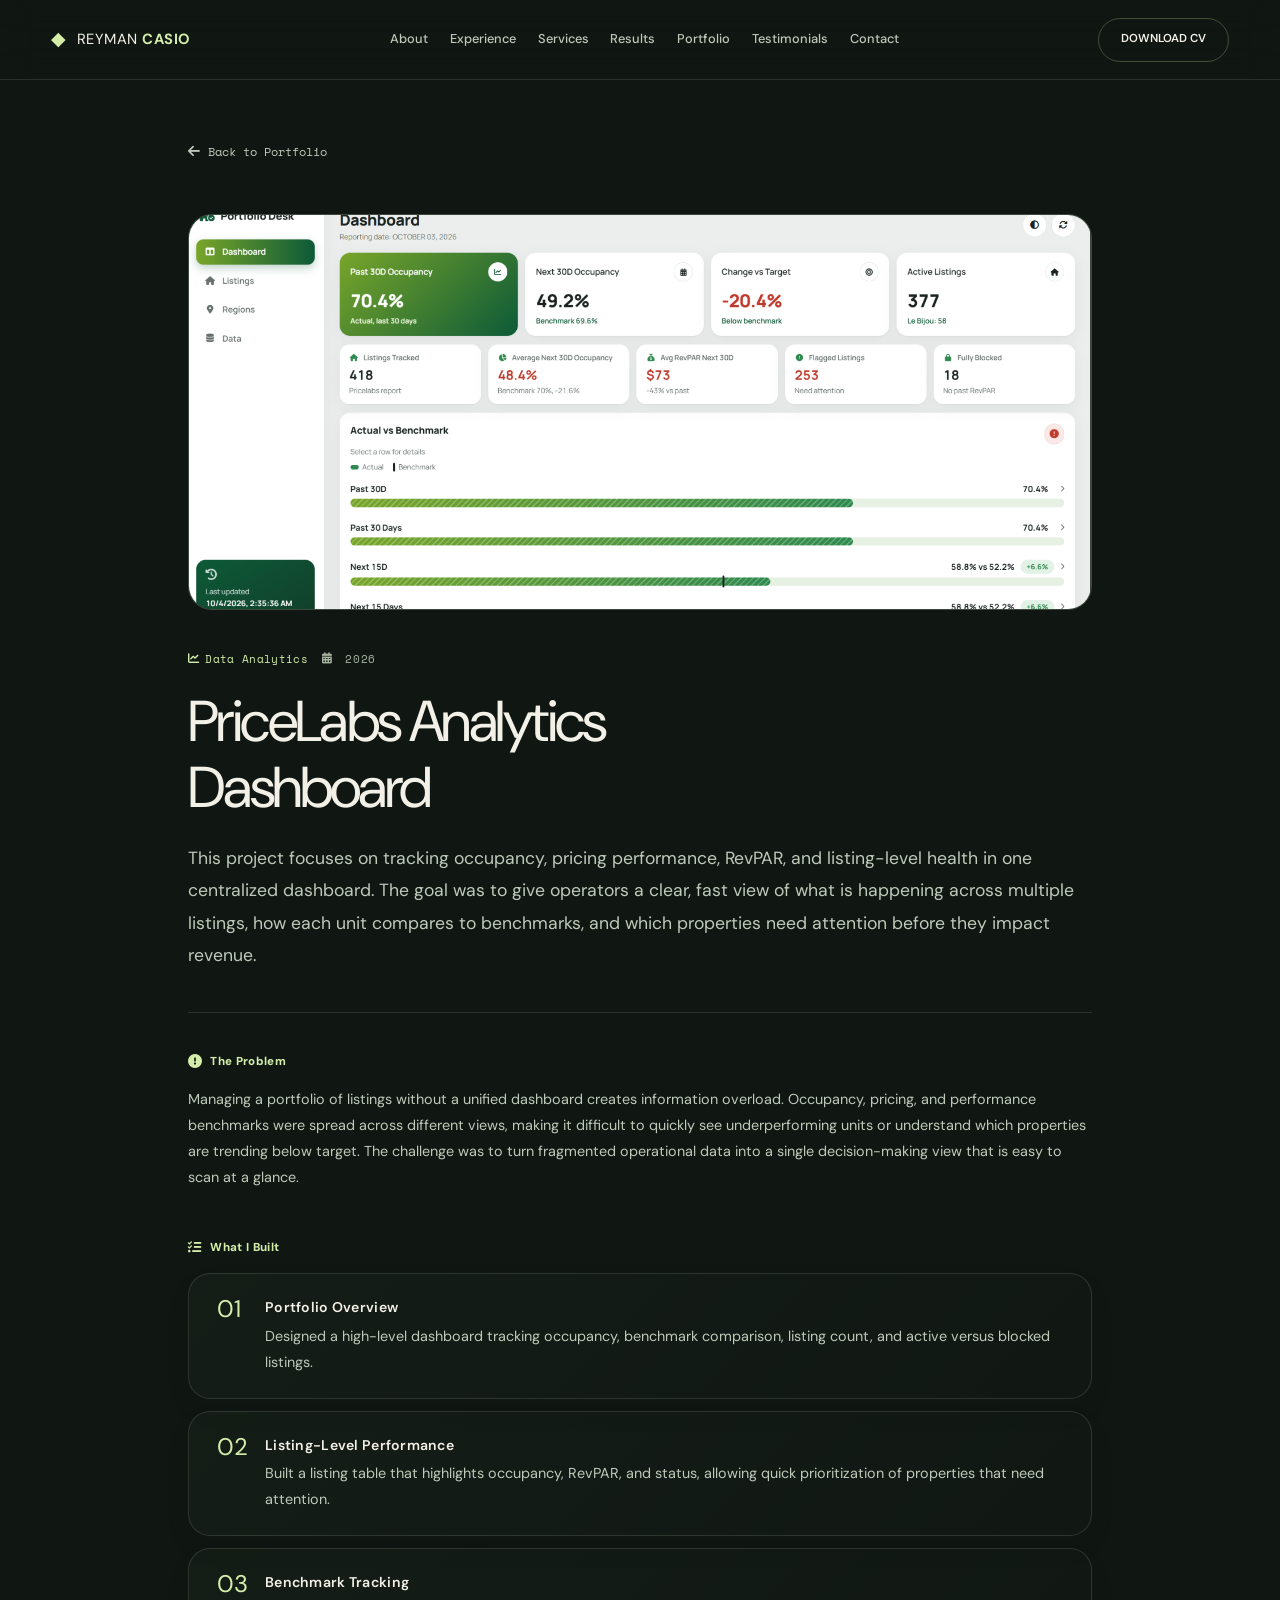
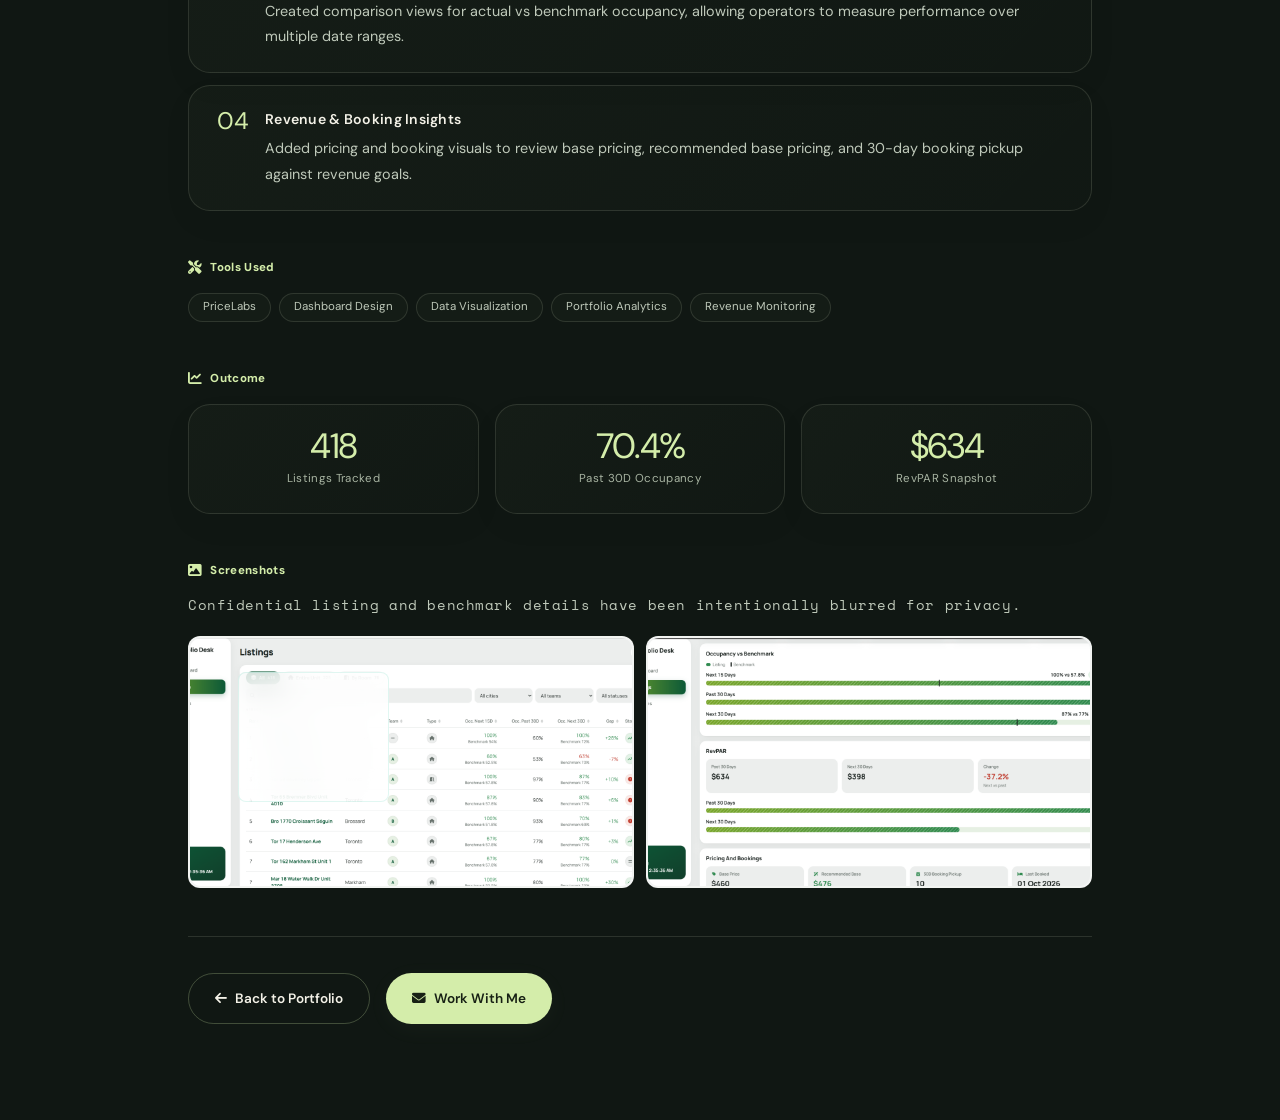
<file: project-pricelabs-dashboard.html>
<!DOCTYPE html>
<html lang="en">
<head>
  <meta charset="UTF-8" />
  <meta name="viewport" content="width=device-width, initial-scale=1.0"/>
  <title>PriceLabs Analytics Dashboard · Reyman Casio</title>
  <link rel="stylesheet" href="style.css"/>
  <link rel="preconnect" href="https://fonts.googleapis.com"/>
  <link rel="preconnect" href="https://fonts.gstatic.com" crossorigin/>
  <link href="https://fonts.googleapis.com/css2?family=Barlow+Condensed:wght@400;600;700;800&family=DM+Sans:wght@300;400;500;600&family=Space+Mono:wght@400;700&display=swap" rel="stylesheet"/>
  <link rel="stylesheet" href="https://cdnjs.cloudflare.com/ajax/libs/font-awesome/6.5.0/css/all.min.css"/>
  <link rel="icon" href="favicon.png" type="image/png">
  <style>
    .screenshot-frame {
      position: relative;
      overflow: hidden;
      border-radius: var(--radius-sm);
      border: 1px solid var(--border);
      background: #f3f4f6;
    }
    .screenshot-frame img {
      display: block;
      width: 100%;
      height: 100%;
      object-fit: cover;
    }
    .privacy-blur {
      position: absolute;
      z-index: 2;
      background: rgba(255, 255, 255, 0.78);
      backdrop-filter: blur(14px) saturate(0.6);
      -webkit-backdrop-filter: blur(14px) saturate(0.6);
      box-shadow: inset 0 0 0 1px rgba(15, 184, 150, 0.12);
      border-radius: 8px;
    }
    .privacy-blur--names {
      left: 11%;
      top: 14%;
      width: 34%;
      height: 52%;
    }
    .proj-detail__gallery img {
      object-fit: cover;
    }
  </style>
</head>
<body>

  <nav class="nav" id="nav">
    <a href="index.html#home" class="nav__logo">
      <span class="nav__logo-icon">◆</span>
      <span class="nav__logo-name">REYMAN <strong>CASIO</strong></span>
    </a>
    <ul class="nav__links" id="navLinks">
      <li><a href="index.html#about" class="nav-link">About</a></li>
      <li><a href="index.html#experience" class="nav-link">Experience</a></li>
      <li><a href="index.html#services" class="nav-link">Services</a></li>
      <li><a href="index.html#projects" class="nav-link">Results</a></li>
      <li><a href="index.html#portfolio" class="nav-link">Portfolio</a></li>
      <li><a href="index.html#testimonials" class="nav-link">Testimonials</a></li>
      <li><a href="index.html#contact" class="nav-link">Contact</a></li>
    </ul>
    <a href="https://drive.google.com/file/d/1k-RLL87hiftzCwfujPA-dUVko5Nbp8wd/view?usp=sharing" target="_blank" class="btn btn--outline nav__cv">DOWNLOAD CV</a>
    <button class="nav__hamburger" id="hamburger" aria-label="Menu" aria-expanded="false">
      <span></span><span></span><span></span>
    </button>
  </nav>

  <main>
    <div class="proj-detail">
      <a href="index.html#portfolio" class="proj-detail__back">
        <i class="fas fa-arrow-left"></i> Back to Portfolio
      </a>

      <div class="proj-detail__hero">
        <img
          src="assets/projects/pricelabs-dashboard/Pasted Image.png"
          alt="PriceLabs Analytics Dashboard"
        />
      </div>

      <div class="proj-detail__meta">
        <span class="proj-detail__category">
          <i class="fas fa-chart-line"></i> Data Analytics
        </span>
        <span class="proj-detail__date"><i class="fas fa-calendar-alt"></i> &nbsp;2026</span>
      </div>
      <h1 class="proj-detail__title">PriceLabs Analytics<br/>Dashboard</h1>
      <p class="proj-detail__intro">
        This project focuses on tracking occupancy, pricing performance, RevPAR, and listing-level health in one centralized dashboard. The goal was to give operators a clear, fast view of what is happening across multiple listings, how each unit compares to benchmarks, and which properties need attention before they impact revenue.
      </p>

      <div class="proj-detail__section">
        <p class="proj-detail__section-label">
          <i class="fas fa-exclamation-circle"></i> The Problem
        </p>
        <p>
          Managing a portfolio of listings without a unified dashboard creates information overload. Occupancy, pricing, and performance benchmarks were spread across different views, making it difficult to quickly see underperforming units or understand which properties are trending below target. The challenge was to turn fragmented operational data into a single decision-making view that is easy to scan at a glance.
        </p>
      </div>

      <div class="proj-detail__section">
        <p class="proj-detail__section-label">
          <i class="fas fa-tasks"></i> What I Built
        </p>
        <div class="proj-detail__steps">
          <div class="proj-detail__step">
            <span class="proj-detail__step-num">01</span>
            <div class="proj-detail__step-body">
              <strong>Portfolio Overview</strong>
              <p>Designed a high-level dashboard tracking occupancy, benchmark comparison, listing count, and active versus blocked listings.</p>
            </div>
          </div>
          <div class="proj-detail__step">
            <span class="proj-detail__step-num">02</span>
            <div class="proj-detail__step-body">
              <strong>Listing-Level Performance</strong>
              <p>Built a listing table that highlights occupancy, RevPAR, and status, allowing quick prioritization of properties that need attention.</p>
            </div>
          </div>
          <div class="proj-detail__step">
            <span class="proj-detail__step-num">03</span>
            <div class="proj-detail__step-body">
              <strong>Benchmark Tracking</strong>
              <p>Created comparison views for actual vs benchmark occupancy, allowing operators to measure performance over multiple date ranges.</p>
            </div>
          </div>
          <div class="proj-detail__step">
            <span class="proj-detail__step-num">04</span>
            <div class="proj-detail__step-body">
              <strong>Revenue & Booking Insights</strong>
              <p>Added pricing and booking visuals to review base pricing, recommended base pricing, and 30-day booking pickup against revenue goals.</p>
            </div>
          </div>
        </div>
      </div>

      <div class="proj-detail__section">
        <p class="proj-detail__section-label">
          <i class="fas fa-tools"></i> Tools Used
        </p>
        <div class="proj-detail__tools">
          <span>PriceLabs</span>
          <span>Dashboard Design</span>
          <span>Data Visualization</span>
          <span>Portfolio Analytics</span>
          <span>Revenue Monitoring</span>
        </div>
      </div>

      <div class="proj-detail__section">
        <p class="proj-detail__section-label">
          <i class="fas fa-chart-line"></i> Outcome
        </p>
        <div class="proj-detail__outcome">
          <div class="proj-detail__outcome-stat">
            <span class="proj-detail__outcome-num">418</span>
            <span class="proj-detail__outcome-label">Listings Tracked</span>
          </div>
          <div class="proj-detail__outcome-stat">
            <span class="proj-detail__outcome-num">70.4%</span>
            <span class="proj-detail__outcome-label">Past 30D Occupancy</span>
          </div>
          <div class="proj-detail__outcome-stat">
            <span class="proj-detail__outcome-num">$634</span>
            <span class="proj-detail__outcome-label">RevPAR Snapshot</span>
          </div>
        </div>
      </div>

      <div class="proj-detail__section">
        <p class="proj-detail__section-label">
          <i class="fas fa-image"></i> Screenshots
        </p>
        <p class="proj-detail__section-note">Confidential listing and benchmark details have been intentionally blurred for privacy.</p>
        <div class="proj-detail__gallery">
          <div class="screenshot-frame">
            <img src="assets/projects/pricelabs-dashboard/Pasted Image 2.png" alt="PriceLabs listing dashboard" />
            <div class="privacy-blur privacy-blur--names" aria-label="Blurred property names"></div>
          </div>
          <div class="screenshot-frame">
            <img src="assets/projects/pricelabs-dashboard/Pasted Image 3.png" alt="PriceLabs occupancy benchmark dashboard" />
          </div>
        </div>
      </div>
      <div style="margin-top: 48px; padding-top: 36px; border-top: 1px solid var(--border); display: flex; gap: 16px; flex-wrap: wrap;">
        <a href="index.html#portfolio" class="btn btn--ghost">
          <i class="fas fa-arrow-left"></i> Back to Portfolio
        </a>
        <a href="index.html#contact" class="btn btn--primary">
          <i class="fas fa-envelope"></i> Work With Me
        </a>
      </div>
    </div>
  </main>

  <script src="script.js"></script>
</body>
</html>
</file>
<file: style.css>
/* =============================================
   REYMAN CASIO — QuickBooks Bookkeeping VA
   Dark Finance · Teal Accent · Photo Hero BG
   ============================================= */

:root {
  --nav-h: 64px;
  --scroll-gap: 8px;

  --dark-0: #080e18;
  --dark-1: #0d1727;
  --dark-2: #111e30;
  --dark-3: #162440;
  --dark-4: #1c2e50;
  --teal: #1de9b6;
  --teal-dim: #0fb896;
  --blue: #2196f3;
  --blue-dim: #1565c0;
  --gold: #f0b429;
  --text-primary: #e8edf5;
  --text-secondary: #c0ccdc;
  --text-muted: #a0afc3;
  --border: rgba(255,255,255,0.07);
  --card-bg: #111e30;
  --card-border: rgba(29, 233, 182, 0.12);
  --font-display: 'Barlow Condensed', sans-serif;
  --font-body: 'DM Sans', sans-serif;
  --font-mono: 'Space Mono', monospace;
  --radius: 12px;
  --radius-sm: 8px;
  --transition: 0.3s cubic-bezier(0.4,0,0.2,1);
  --max-w: 1100px;
}

/* ── SCROLL OFFSET ── */
#about,
#experience,
#projects,
#services,
#contact,
#testimonials,
#portfolio {
  scroll-margin-top: calc(var(--nav-h) + var(--scroll-gap));
}

*, *::before, *::after { box-sizing: border-box; margin: 0; padding: 0; }
html { scroll-behavior: smooth; font-size: 16px; background: var(--dark-0); }
body {
  position: relative;
  isolation: isolate;
  background: transparent;
  color: var(--text-primary);
  font-family: var(--font-body);
  line-height: 1.6;
  overflow-x: hidden;
}
.space-canvas {
  position: fixed;
  inset: 0;
  width: 100%;
  height: 100%;
  z-index: -1;
  pointer-events: none;
}
a { color: inherit; text-decoration: none; }
ul { list-style: none; }
img { max-width: 100%; display: block; }

::-webkit-scrollbar { width: 6px; }
::-webkit-scrollbar-track { background: var(--dark-1); }
::-webkit-scrollbar-thumb { background: var(--teal-dim); border-radius: 3px; }

/* ── BUTTONS ── */
.btn {
  display: inline-flex; align-items: center; gap: 8px;
  padding: 12px 28px; border-radius: 6px;
  font-family: var(--font-display); font-size: 1rem;
  font-weight: 700; letter-spacing: 0.08em;
  cursor: pointer; border: none; transition: var(--transition);
  white-space: nowrap;
}
.btn--primary { background: var(--teal); color: var(--dark-0); }
.btn--primary:hover { background: #fff; transform: translateY(-2px); box-shadow: 0 8px 32px rgba(29,233,182,0.35); }
.btn--ghost { background: transparent; color: var(--text-primary); border: 2px solid rgba(255,255,255,0.25); }
.btn--ghost:hover { border-color: var(--teal); color: var(--teal); transform: translateY(-2px); }
.btn--outline { background: transparent; color: var(--text-primary); border: 1.5px solid var(--teal); font-size: 0.8rem; padding: 9px 18px; }
.btn--outline:hover { background: var(--teal); color: var(--dark-0); }
.btn--download { background: var(--dark-2); border: 1.5px solid var(--teal); color: var(--teal); padding: 14px 36px; font-size: 1.05rem; border-radius: var(--radius); }
.btn--download:hover { background: var(--teal); color: var(--dark-0); transform: translateY(-2px); box-shadow: 0 8px 32px rgba(29,233,182,0.3); }
.btn--cert { background: linear-gradient(135deg, rgba(29,233,182,0.12) 0%, rgba(33,150,243,0.10) 100%); border: 1.5px solid var(--blue); color: #81d4fa; padding: 14px 36px; font-size: 1.05rem; border-radius: var(--radius); }
.btn--cert:hover { background: var(--blue); color: #fff; transform: translateY(-2px); box-shadow: 0 8px 32px rgba(33,150,243,0.35); }
.btn--full { width: 100%; justify-content: center; }

/* ── SECTION LABELS ── */
.section-label {
  font-family: var(--font-display); font-size: 0.72rem; font-weight: 800;
  letter-spacing: 0.2em; color: var(--teal); text-transform: uppercase;
  margin-bottom: 12px; display: block;
}
.section-label--center { text-align: center; }

/* ── REVEAL ── */
.reveal { opacity: 0; transform: translateY(28px); transition: opacity 0.65s ease, transform 0.65s ease; }
.reveal.visible { opacity: 1; transform: translateY(0); }

/* ==============================================
   NAV
   ============================================== */
.nav {
  position: fixed; top: 0; left: 0; right: 0; z-index: 1000;
  display: flex; align-items: center; justify-content: space-between;
  padding: 0 48px; height: var(--nav-h);
  background: rgba(8,14,24,0.88);
  backdrop-filter: blur(18px);
  border-bottom: 1px solid var(--border);
  transition: var(--transition);
}
.nav.scrolled { background: rgba(8,14,24,0.98); box-shadow: 0 4px 32px rgba(0,0,0,0.5); }

/* Logo is now a link — remove default link styles */
.nav__logo {
  display: flex; align-items: center; gap: 10px;
  font-family: var(--font-display); font-size: 1.1rem; letter-spacing: 0.08em;
  color: var(--text-primary);
  transition: opacity var(--transition);
  cursor: pointer;
}
.nav__logo:hover { opacity: 0.85; }
.nav__logo-icon { color: var(--teal); font-size: 1.2rem; }
.nav__logo-name strong { color: var(--teal); }

.nav__links { display: flex; gap: 36px; }
.nav__links a { font-size: 0.88rem; font-weight: 500; color: var(--text-secondary); transition: color var(--transition); letter-spacing: 0.04em; }
.nav__links a:hover, .nav__links a.active { color: var(--teal); }

.nav__hamburger { display: none; flex-direction: column; gap: 5px; background: none; border: none; cursor: pointer; padding: 6px; border-radius: 6px; transition: background var(--transition); }
.nav__hamburger:hover { background: rgba(255,255,255,0.06); }
.nav__hamburger span { display: block; width: 22px; height: 2px; background: var(--text-primary); border-radius: 2px; transition: transform 0.35s cubic-bezier(0.4,0,0.2,1), opacity 0.25s ease, background 0.25s ease; transform-origin: center; }
.nav__hamburger.open span:nth-child(1) { transform: translateY(7px) rotate(45deg); background: var(--teal); }
.nav__hamburger.open span:nth-child(2) { opacity: 0; transform: scaleX(0); }
.nav__hamburger.open span:nth-child(3) { transform: translateY(-7px) rotate(-45deg); background: var(--teal); }
@media (prefers-reduced-motion: reduce) {
  .nav__hamburger span { transition: none; }
}

/* ==============================================
   HERO
   ============================================== */
.hero {
  position: relative; min-height: 100vh;
  display: flex; flex-direction: column; justify-content: center;
  padding: calc(var(--nav-h) + 40px) 48px 0;
  overflow: hidden;
}

/* Photo background */
.hero__photo-bg {
  position: absolute; inset: 0; z-index: 0;
}
.hero__bg-img {
  width: 100%; height: 100%; object-fit: cover; object-position: center;
  display: block;
}
.hero__bg-overlay {
  position: absolute; inset: 0;
  background: linear-gradient(
    135deg,
    rgba(8,14,24,0.95) 0%,
    rgba(13,23,39,0.90) 50%,
    rgba(8,14,24,0.78) 100%
  );
}

.hero__content {
  position: relative; z-index: 2;
  display: grid; grid-template-columns: 1fr auto; gap: 60px;
  align-items: center; max-width: var(--max-w); margin: 0 auto; width: 100%;
  padding-bottom: 40px;
}
.hero__eyebrow { font-family: var(--font-mono); font-size: 0.78rem; color: var(--teal); letter-spacing: 0.14em; margin-bottom: 16px; text-transform: uppercase; }
.hero__title { font-family: var(--font-display); font-size: clamp(2.8rem, 6vw, 5.5rem); font-weight: 800; line-height: 0.95; letter-spacing: -0.01em; text-transform: uppercase; color: var(--text-primary); margin-bottom: 24px; }
.hero__title-accent { color: var(--teal); text-shadow: 0 0 40px rgba(29,233,182,0.3); }
.hero__subtitle { font-size: 1rem; color: var(--text-secondary); max-width: 440px; line-height: 1.7; margin-bottom: 36px; }
.hero__ctas { display: flex; gap: 16px; flex-wrap: wrap; }

/* ── HERO PROFILE IMAGE (replaces diagram) ── */
.hero__right { display: flex; align-items: center; justify-content: center; }

.hero__profile {
  position: relative;
  width: 320px;
  height: 400px;
  border-radius: 16px;
  overflow: hidden;
  background: rgba(22, 36, 64, 0.6);
  border: 1px solid rgba(29, 233, 182, 0.2);
  backdrop-filter: blur(12px);
  box-shadow: 0 20px 60px rgba(0,0,0,0.5), 0 0 0 1px rgba(29,233,182,0.06);
  transition: transform 0.35s ease, box-shadow 0.35s ease;
  flex-shrink: 0;
}
.hero__profile:hover {
  transform: translateY(-6px);
  box-shadow: 0 32px 80px rgba(0,0,0,0.6), 0 0 40px rgba(29,233,182,0.12);
}
.hero__profile img {
  width: 100%;
  height: 100%;
  object-fit: cover;
  object-position: top center;
  display: block;
}
.hero__profile-badge {
  position: absolute;
  bottom: 14px;
  left: 14px;
  padding: 7px 14px;
  font-size: 0.7rem;
  font-family: var(--font-display);
  font-weight: 700;
  background: var(--teal);
  color: var(--dark-0);
  border-radius: 20px;
  letter-spacing: 0.08em;
  text-transform: uppercase;
  display: flex;
  align-items: center;
  gap: 5px;
  box-shadow: 0 4px 16px rgba(29,233,182,0.4);
}

/* Stats bar */
.hero__stats {
  position: relative; z-index: 2;
  display: flex; align-items: center; justify-content: center;
  padding: 20px 48px 32px;
}
.hero__stats__inner {
  display: flex; align-items: center; justify-content: center;
  width: 100%; max-width: var(--max-w);
  background: #0d1727; backdrop-filter: blur(12px);
  border: 1px solid rgba(255,255,255,0.09);
  border-radius: 16px;
  padding: 24px 40px;
  gap: 0;
}
.stat {
  display: flex; flex-direction: column; align-items: center; gap: 5px;
  flex: 1; text-align: center; padding: 0 24px;
}
.stat__num { font-family: var(--font-display); font-size: 2.4rem; font-weight: 800; color: var(--teal); line-height: 1; }
.stat__label { font-size: 0.78rem; color: var(--text-muted); text-transform: uppercase; letter-spacing: 0.1em; }
.stat__divider { width: 1px; height: 40px; background: var(--border); flex-shrink: 0; }

/* ==============================================
   ABOUT ME
   ============================================== */
.section-about {
  background: rgba(13,23,39,0.76);
  border-top: 1px solid var(--border);
  padding: 80px 48px;
}
.section-about__inner {
  display: grid; grid-template-columns: 1fr 1fr; gap: 64px;
  max-width: var(--max-w); margin: 0 auto;
}
.section-about__heading {
  font-family: var(--font-display); font-size: clamp(1.8rem, 3vw, 2.6rem);
  font-weight: 800; line-height: 1.1; color: var(--text-primary);
  margin-bottom: 24px; text-transform: uppercase; letter-spacing: 0.02em;
}
.section-about__body { font-size: 0.93rem; color: var(--text-secondary); line-height: 1.8; margin-bottom: 16px; }
.about__degree { font-size: 0.82rem; color: var(--teal); margin: 20px 0; font-weight: 500; }
.about__tags { display: flex; flex-wrap: wrap; gap: 8px; margin-top: 8px; }
.about__tags li { padding: 5px 14px; border: 1px solid var(--border); border-radius: 20px; font-size: 0.75rem; color: var(--text-secondary); text-transform: uppercase; letter-spacing: 0.08em; transition: var(--transition); }
.about__tags li:hover { border-color: var(--teal); color: var(--teal); }

/* Skills side */
.section-about__skills { padding-top: 4px; }
.skills__icons { display: grid; grid-template-columns: 1fr 1fr; gap: 20px; margin-bottom: 24px; margin-top: 8px; }
.skill-icon { display: flex; flex-direction: column; align-items: center; gap: 10px; }
.skill-icon__box {
  width: 64px; height: 64px; border-radius: 16px;
  display: flex; align-items: center; justify-content: center;
  background: rgba(255,255,255,0.04); border: 1px solid rgba(255,255,255,0.08);
  transition: transform var(--transition), box-shadow var(--transition);
  overflow: hidden; padding: 10px;
}
.skill-icon__box img { width: 100%; height: 100%; object-fit: contain; display: block; }
.skill-icon__box:hover { transform: scale(1.1) rotate(-3deg); box-shadow: 0 8px 24px rgba(29,233,182,0.18); }
.skill-icon span { font-size: 0.72rem; color: var(--text-secondary); text-align: center; line-height: 1.3; }

.skills__list-box { background: #111e30; border: 1px solid var(--border); border-radius: var(--radius-sm); padding: 18px 22px; }
.skills__list-box ul { display: flex; flex-direction: column; gap: 10px; }
.skills__list-box li { font-size: 0.85rem; color: var(--text-secondary); display: flex; align-items: center; gap: 10px; }
.skills__list-box li i { color: var(--teal); font-size: 0.78rem; flex-shrink: 0; }

/* ==============================================
   EXPERIENCE
   ============================================== */
.section-experience {
  background: rgba(8,14,24,0.74);
  border-top: 1px solid var(--border);
  padding: 80px 48px;
}
.section-experience__inner { max-width: var(--max-w); margin: 0 auto; }
.section-experience__heading {
  font-family: var(--font-display); font-size: clamp(1.8rem, 3vw, 2.4rem);
  font-weight: 800; color: var(--text-primary); text-transform: uppercase;
  letter-spacing: 0.02em; margin-bottom: 48px;
}
.exp-timeline { display: flex; flex-direction: column; gap: 36px; }

.exp-item { display: grid; grid-template-columns: 160px 1fr; gap: 0; align-items: start; }
.exp-item__meta { display: flex; flex-direction: column; align-items: flex-end; gap: 12px; padding-right: 32px; padding-top: 6px; }
.exp-item__date { font-family: var(--font-mono); font-size: 0.72rem; color: var(--text-muted); letter-spacing: 0.06em; text-align: right; white-space: nowrap; }
.exp-item__dot { width: 12px; height: 12px; border-radius: 50%; flex-shrink: 0; }
.exp-item__dot--teal { background: var(--teal); box-shadow: 0 0 10px rgba(29,233,182,0.6); }
.exp-item__dot--blue { background: var(--blue); box-shadow: 0 0 10px rgba(33,150,243,0.6); }

.exp-item__card {
  background: var(--card-bg); border: 1px solid var(--border); border-radius: var(--radius);
  padding: 28px 32px; backdrop-filter: blur(10px);
  border-left: 3px solid var(--teal);
  transition: var(--transition);
}
.exp-item:nth-child(2) .exp-item__card { border-left-color: var(--blue); }
.exp-item__card:hover { border-color: var(--card-border); transform: translateX(4px); box-shadow: 0 8px 40px rgba(0,0,0,0.3); }

.exp-item__top { margin-bottom: 16px; }
.exp-item__title { font-family: var(--font-display); font-size: 1.25rem; font-weight: 700; color: var(--text-primary); letter-spacing: 0.04em; text-transform: uppercase; margin-bottom: 4px; }
.exp-item__company { font-size: 0.82rem; color: var(--teal); font-weight: 500; }
.exp-item__body { display: flex; flex-direction: column; gap: 8px; margin-bottom: 20px; }
.exp-item__body li { font-size: 0.88rem; color: var(--text-secondary); padding-left: 16px; position: relative; line-height: 1.6; }
.exp-item__body li::before { content: '—'; position: absolute; left: 0; color: var(--teal); font-size: 0.7rem; top: 3px; }
.exp-item__tags { display: flex; flex-wrap: wrap; gap: 8px; }
.exp-item__tags span { padding: 4px 12px; background: rgba(29,233,182,0.07); border: 1px solid rgba(29,233,182,0.15); border-radius: 20px; font-size: 0.72rem; color: var(--teal); letter-spacing: 0.06em; }

/* ==============================================
   SERVICES
   ============================================== */
.section-services {
  background: rgba(13,23,39,0.76);
  border-top: 1px solid var(--border);
  padding: 80px 48px;
}
.section-services__inner { max-width: var(--max-w); margin: 0 auto; }
.section-services__heading {
  font-family: var(--font-display); font-size: clamp(1.8rem, 3vw, 2.4rem);
  font-weight: 800; color: var(--text-primary); text-transform: uppercase;
  letter-spacing: 0.02em; text-align: center; margin-bottom: 48px; line-height: 1.15;
}
/* 6 cards — 3 columns */
.services-grid { display: grid; grid-template-columns: repeat(3, 1fr); gap: 20px; }
.svc-card {
  display: flex; flex-direction: column; gap: 14px;
  padding: 32px 24px; background: var(--card-bg);
  border: 1px solid var(--border); border-radius: var(--radius);
  transition: var(--transition); text-align: center; cursor: default;
}
.svc-card:hover { border-color: var(--teal); background: #14283a; transform: translateY(-6px); box-shadow: 0 16px 48px rgba(29,233,182,0.1); }
.svc-card__icon { width: 56px; height: 56px; border-radius: 14px; background: rgba(29,233,182,0.1); border: 1px solid rgba(29,233,182,0.2); display: flex; align-items: center; justify-content: center; font-size: 1.4rem; color: var(--teal); margin: 0 auto; transition: var(--transition); }
.svc-card:hover .svc-card__icon { background: rgba(29,233,182,0.2); transform: scale(1.1); }
.svc-card h3 { font-family: var(--font-display); font-size: 1rem; font-weight: 700; color: var(--text-primary); letter-spacing: 0.04em; text-transform: uppercase; }
.svc-card p { font-size: 0.82rem; color: var(--text-secondary); line-height: 1.6; }

/* ==============================================
   PROJECTS / RESULTS
   ============================================== */
.section-projects {
  background: rgba(8,14,24,0.74);
  border-top: 1px solid var(--border);
  padding: 80px 48px;
}
.section-projects__inner { max-width: var(--max-w); margin: 0 auto; }
.projects__sub { font-family: var(--font-mono); font-size: 0.72rem; color: var(--text-muted); letter-spacing: 0.15em; margin-bottom: 40px; margin-top: -2px; }
.projects__grid { display: grid; grid-template-columns: repeat(3, 1fr); gap: 24px; }

.proj-card {
  background: var(--card-bg); border: 1px solid var(--border); border-radius: var(--radius);
  padding: 28px; display: flex; flex-direction: column; gap: 16px;
  backdrop-filter: blur(12px); transition: var(--transition); position: relative; overflow: hidden;
}
.proj-card::before { content: ''; position: absolute; top: 0; left: 0; right: 0; height: 2px; background: linear-gradient(90deg, var(--teal), var(--blue)); transform: scaleX(0); transform-origin: left; transition: transform 0.4s ease; }
.proj-card:hover { border-color: var(--card-border); transform: translateY(-6px); box-shadow: 0 20px 60px rgba(0,0,0,0.4); }
.proj-card:hover::before { transform: scaleX(1); }

.proj-card__top { display: flex; flex-direction: column; gap: 6px; }
.proj-card__title { font-family: var(--font-display); font-size: 1.1rem; font-weight: 700; color: var(--text-primary); letter-spacing: 0.02em; }
.proj-card__tag { font-size: 0.72rem; color: var(--teal); font-family: var(--font-mono); letter-spacing: 0.08em; }
.proj-card__row { display: flex; flex-direction: column; gap: 4px; }
.proj-label { font-size: 0.7rem; font-weight: 700; text-transform: uppercase; letter-spacing: 0.1em; color: var(--text-muted); }
.proj-card__row p { font-size: 0.84rem; color: var(--text-secondary); line-height: 1.55; }
.proj-card__result { margin-top: auto; padding-top: 16px; border-top: 1px solid var(--border); display: flex; flex-direction: column; gap: 8px; }
.proj-result-label { font-size: 0.7rem; color: var(--text-muted); text-transform: uppercase; letter-spacing: 0.1em; }
.proj-result-pct { display: flex; align-items: baseline; gap: 6px; }
.proj-result-num { font-family: var(--font-display); font-size: 2rem; font-weight: 800; color: var(--teal); line-height: 1; }
.proj-result-unit { font-size: 0.78rem; color: var(--text-muted); text-transform: uppercase; letter-spacing: 0.06em; }
.proj-chart { height: 6px; background: rgba(255,255,255,0.05); border-radius: 3px; overflow: hidden; }
.proj-chart__bar { height: 100%; width: var(--pct); background: linear-gradient(90deg, var(--teal), var(--blue)); border-radius: 3px; animation: bar-grow 1.4s cubic-bezier(0.4,0,0.2,1) forwards; }
@keyframes bar-grow { from { width: 0; } to { width: var(--pct); } }


/* ==============================================
   PORTFOLIO PROJECTS SECTION
   ============================================== */
.section-portfolio {
  background: rgba(8,14,24,0.74);
  border-top: 1px solid var(--border);
  padding: 80px 48px;
}
.section-portfolio__inner { max-width: var(--max-w); margin: 0 auto; }
.section-portfolio__heading {
  font-family: var(--font-display); font-size: clamp(1.8rem, 3vw, 2.4rem);
  font-weight: 800; color: var(--text-primary); text-transform: uppercase;
  letter-spacing: 0.02em; text-align: center; margin-bottom: 8px; line-height: 1.15;
}
.portfolio__sub {
  font-family: var(--font-mono); font-size: 0.72rem; color: var(--text-muted);
  letter-spacing: 0.15em; margin-bottom: 40px; text-align: center; margin-top: -2px;
}
.portfolio__grid {
  display: grid;
  grid-template-columns: repeat(3, 1fr);
  gap: 24px;
}

/* PORTFOLIO CARD */
.portfolio-card {
  background: var(--card-bg);
  border: 1px solid var(--border);
  border-radius: var(--radius);
  overflow: hidden;
  display: flex;
  flex-direction: column;
  backdrop-filter: blur(12px);
  transition: var(--transition);
  cursor: pointer;
  text-decoration: none;
  color: inherit;
  position: relative;
}
.portfolio-card::before {
  content: '';
  position: absolute;
  top: 0; left: 0; right: 0;
  height: 2px;
  background: linear-gradient(90deg, var(--teal), var(--blue));
  transform: scaleX(0);
  transform-origin: left;
  transition: transform 0.4s ease;
}
.portfolio-card:hover {
  border-color: var(--card-border);
  transform: translateY(-6px);
  box-shadow: 0 20px 60px rgba(0,0,0,0.4);
}
.portfolio-card:hover::before { transform: scaleX(1); }

/* CARD THUMBNAIL */
.portfolio-card__thumb {
  width: 100%;
  aspect-ratio: 16 / 9;
  overflow: hidden;
  background: var(--dark-3);
  position: relative;
  flex-shrink: 0;
}
.portfolio-card__thumb img {
  width: 100%;
  height: 100%;
  object-fit: cover;
  object-position: center;
  display: block;
  transition: transform 0.5s ease;
}
.portfolio-card:hover .portfolio-card__thumb img { transform: scale(1.06); }
.portfolio-card__thumb-overlay {
  position: absolute; inset: 0;
  background: linear-gradient(to bottom, transparent 50%, rgba(8,14,24,0.65) 100%);
}
/* CARD BODY */
.portfolio-card__body {
  padding: 22px 28px;
  display: flex;
  flex-direction: column;
  gap: 10px;
  flex: 1;
}
.portfolio-card__category {
  font-family: var(--font-mono); font-size: 0.68rem; color: var(--teal);
  letter-spacing: 0.1em; text-transform: uppercase;
  display: flex; align-items: center; gap: 6px;
}
.portfolio-card__category i { font-size: 0.72rem; }
.portfolio-card__title {
  font-family: var(--font-display); font-size: 1.05rem; font-weight: 700;
  color: var(--text-primary); letter-spacing: 0.04em;
  text-transform: uppercase; line-height: 1.2; margin-bottom: 2px;
}
.portfolio-card__desc {
  font-size: 0.84rem; color: var(--text-secondary); line-height: 1.6;
}
.portfolio-card__tags {
  display: flex; flex-wrap: wrap; gap: 8px; margin-top: 4px;
}
.portfolio-card__tags span {
  padding: 4px 12px;
  background: rgba(29,233,182,0.07);
  border: 1px solid rgba(29,233,182,0.15);
  border-radius: 20px;
  font-size: 0.72rem; color: var(--teal); letter-spacing: 0.06em;
}
.portfolio-card__footer {
  padding: 14px 28px;
  border-top: 1px solid var(--border);
  display: flex; align-items: center; justify-content: space-between;
  font-size: 0.75rem; color: var(--text-muted);
  font-family: var(--font-mono); letter-spacing: 0.04em;
}
.portfolio-card__cta {
  display: flex; align-items: center; gap: 6px;
  font-size: 0.75rem; color: var(--teal);
  font-weight: 700; letter-spacing: 0.08em;
  transition: gap var(--transition);
}
.portfolio-card:hover .portfolio-card__cta { gap: 10px; }

/* PROJECT DETAIL PAGE */
.proj-detail {
  max-width: 820px;
  margin: 0 auto;
  padding: calc(var(--nav-h) + 56px) 48px 80px;
  background: linear-gradient(180deg, rgba(8,14,24,0.78), rgba(8,14,24,0.62));
}
.proj-detail__back {
  display: inline-flex; align-items: center; gap: 8px;
  font-family: var(--font-mono); font-size: 0.75rem; letter-spacing: 0.08em;
  color: var(--text-secondary); margin-bottom: 40px;
  transition: color var(--transition); text-transform: uppercase;
}
.proj-detail__back:hover { color: var(--teal); }
.proj-detail__back i { font-size: 0.85rem; }
.proj-detail__hero {
  width: 100%;
  aspect-ratio: 16 / 7;
  border-radius: var(--radius);
  overflow: hidden;
  margin-bottom: 40px;
  border: 1px solid var(--border);
  background: var(--dark-3);
}
.proj-detail__hero img {
  width: 100%; height: 100%;
  object-fit: cover; object-position: center; display: block;
}
.proj-detail__meta {
  display: flex; align-items: center; gap: 14px;
  margin-bottom: 14px; flex-wrap: wrap;
}
.proj-detail__category {
  font-family: var(--font-mono); font-size: 0.7rem; color: var(--teal);
  letter-spacing: 0.12em; text-transform: uppercase;
  display: flex; align-items: center; gap: 6px;
}
.proj-detail__date {
  font-family: var(--font-mono); font-size: 0.7rem; color: var(--text-muted);
  letter-spacing: 0.06em; display: flex; align-items: center; gap: 5px;
}
.proj-detail__title {
  font-family: var(--font-display); font-size: clamp(1.8rem, 4vw, 2.8rem);
  font-weight: 800; color: var(--text-primary); text-transform: uppercase;
  letter-spacing: 0.02em; line-height: 1.05; margin-bottom: 20px;
}
.proj-detail__intro {
  font-size: 0.93rem; color: var(--text-secondary);
  line-height: 1.8; margin-bottom: 40px;
  padding-bottom: 40px; border-bottom: 1px solid var(--border);
}
.proj-detail__section { margin-bottom: 40px; }
.proj-detail__section-label {
  font-family: var(--font-display); font-size: 0.72rem; font-weight: 800;
  letter-spacing: 0.2em; color: var(--teal); text-transform: uppercase;
  margin-bottom: 16px; display: flex; align-items: center; gap: 8px;
}
.proj-detail__section-label i { font-size: 0.85rem; }
.proj-detail__section > p.proj-detail__section-label + p,
.proj-detail__section p:not(.proj-detail__section-label) {
  font-size: 0.9rem; color: var(--text-secondary); line-height: 1.8;
}
.proj-detail__section-note {
  margin-top: -4px;
  margin-bottom: 18px;
  font-size: 0.78rem;
  color: var(--text-muted);
  letter-spacing: 0.04em;
  font-family: var(--font-mono);
}

.proj-detail__steps {
  display: flex; flex-direction: column; gap: 12px;
}
.proj-detail__step {
  display: flex; gap: 20px; align-items: flex-start;
  padding: 22px 28px;
  background: var(--card-bg);
  border: 1px solid var(--border);
  border-radius: var(--radius);
  border-left: 3px solid var(--teal);
  backdrop-filter: blur(10px);
  transition: var(--transition);
}
.proj-detail__step:hover {
  border-color: var(--card-border);
  transform: translateX(4px);
  box-shadow: 0 8px 40px rgba(0,0,0,0.3);
}
.proj-detail__step-num {
  font-family: var(--font-display); font-size: 1.5rem; font-weight: 800;
  color: rgba(29,233,182,0.62); line-height: 1; flex-shrink: 0; width: 28px;
  padding-top: 1px;
}
.proj-detail__step-body { flex: 1; }
.proj-detail__step-body strong {
  display: block; font-size: 0.88rem; color: var(--text-primary);
  font-weight: 600; margin-bottom: 5px; letter-spacing: 0.02em;
}
.proj-detail__step-body p {
  font-size: 0.84rem; color: var(--text-secondary); line-height: 1.65;
}

.proj-detail__outcome {
  display: grid; grid-template-columns: repeat(3, 1fr); gap: 16px;
}
.proj-detail__outcome-stat {
  background: var(--card-bg);
  border: 1px solid rgba(29,233,182,0.12);
  border-radius: var(--radius);
  padding: 24px 20px;
  text-align: center;
  display: flex; flex-direction: column; gap: 6px;
  backdrop-filter: blur(10px);
  transition: var(--transition);
}
.proj-detail__outcome-stat:hover {
  border-color: var(--teal);
  transform: translateY(-3px);
  box-shadow: 0 8px 32px rgba(29,233,182,0.1);
}
.proj-detail__outcome-num {
  font-family: var(--font-display); font-size: 2.2rem;
  font-weight: 800; color: var(--teal); line-height: 1;
}
.proj-detail__outcome-label {
  font-size: 0.72rem; color: var(--text-muted);
  text-transform: uppercase; letter-spacing: 0.1em;
}

.proj-detail__tools {
  display: flex; flex-wrap: wrap; gap: 8px;
}
.proj-detail__tools span {
  padding: 4px 14px;
  background: rgba(29,233,182,0.07);
  border: 1px solid rgba(29,233,182,0.15);
  border-radius: 20px;
  font-size: 0.72rem; color: var(--teal); letter-spacing: 0.06em;
}
.proj-detail__gallery {
  display: grid;
  grid-template-columns: 1fr 1fr;
  gap: 12px;
  margin-top: 4px;
}
.proj-detail__gallery {
  display: grid; grid-template-columns: 1fr 1fr; gap: 12px;
}
.proj-detail__gallery img {
  width: 100%;
  aspect-ratio: 16 / 9;
  object-fit: cover;
  border-radius: var(--radius-sm);
  border: 1px solid var(--border);
  display: block;
  transition: var(--transition);
}
.proj-detail__gallery img:hover {
  border-color: var(--card-border);
  transform: scale(1.02);
}

/* ── RESPONSIVE: PORTFOLIO ── */
@media (max-width: 1100px) {
  .portfolio__grid { grid-template-columns: repeat(2, 1fr); }
}
@media (max-width: 768px) {
  .section-portfolio { padding: 56px 20px; }
  .portfolio__grid { grid-template-columns: 1fr; }
  .proj-detail { padding: calc(var(--nav-h) + 32px) 20px 60px; }
  .proj-detail__step { padding: 18px 20px; }
  .proj-detail__outcome { grid-template-columns: 1fr 1fr; }
  .proj-detail__gallery { grid-template-columns: 1fr; }
}
@media (max-width: 480px) {
  .proj-detail__outcome { grid-template-columns: 1fr; }
}
/* ==============================================
   TESTIMONIALS
   ============================================== */
.testimonials { background: rgba(13,23,39,0.76); border-top: 1px solid var(--border); padding: 80px 48px; }
.testimonials__inner { max-width: var(--max-w); margin: 0 auto; }
.testimonials__grid { display: grid; grid-template-columns: repeat(3, 1fr); gap: 24px; margin-top: 24px; }
.testi-card { background: var(--dark-2); border: 1px solid var(--border); border-radius: var(--radius); padding: 28px; display: flex; flex-direction: column; gap: 14px; transition: var(--transition); }
.testi-card:hover { border-color: var(--card-border); transform: translateY(-3px); }
.testi-card__avatar { display: flex; justify-content: center; font-size: 2.2rem; color: var(--text-muted); }
.testi-card p { font-size: 0.88rem; color: var(--text-secondary); line-height: 1.7; font-style: italic; }
.testi-name { font-size: 0.75rem; color: var(--teal); font-family: var(--font-mono); letter-spacing: 0.06em; }

/* ==============================================
   RESUME SECTION
   ============================================== */
.resume-section { padding: 64px 48px; background: rgba(8,14,24,0.74); border-top: 1px solid var(--border); display: flex; flex-direction: column; align-items: center; gap: 24px; }

/* ==============================================
   CTA BANNER
   ============================================== */
.cta-banner { background: linear-gradient(135deg, rgba(17,30,48,0.84) 0%, rgba(22,36,64,0.82) 100%); border-top: 1px solid var(--card-border); border-bottom: 1px solid var(--card-border); padding: 72px 48px; position: relative; overflow: hidden; }
.cta-banner::before { content: ''; position: absolute; inset: 0; background: radial-gradient(ellipse 60% 80% at 50% 100%, rgba(29,233,182,0.07), transparent); pointer-events: none; }
.cta-banner__inner { text-align: center; position: relative; }
.cta-banner h2 { font-family: var(--font-display); font-size: 2.8rem; font-weight: 800; text-transform: uppercase; letter-spacing: 0.04em; margin-bottom: 12px; }
.cta-banner p { color: var(--text-secondary); margin-bottom: 28px; font-size: 0.95rem; }

/* ==============================================
   CONTACT
   ============================================== */
.section-contact {
  display: grid; grid-template-columns: 1fr 1fr;
  background: rgba(13,23,39,0.76); border-top: 1px solid var(--border);
}
.contact__left { padding: 72px 56px; border-right: 1px solid var(--border); }
.contact__heading { font-family: var(--font-display); font-size: clamp(1.6rem, 2.5vw, 2.2rem); font-weight: 800; color: var(--text-primary); text-transform: uppercase; letter-spacing: 0.03em; margin-bottom: 16px; line-height: 1.2; }
.contact__intro { font-size: 0.88rem; color: var(--text-secondary); line-height: 1.7; margin-bottom: 28px; max-width: 360px; }
.contact__links { display: flex; flex-direction: column; gap: 4px; }
.contact-link { display: flex; align-items: center; gap: 14px; font-size: 0.9rem; color: var(--text-secondary); transition: color var(--transition); padding: 14px 0; border-bottom: 1px solid var(--border); }
.contact-link i { color: var(--teal); width: 20px; text-align: center; flex-shrink: 0; }
.contact-link:hover { color: var(--teal); }
.contact__form { padding: 72px 56px; display: flex; flex-direction: column; gap: 16px; }
.form-input { width: 100%; background: var(--dark-2); border: 1px solid var(--border); border-radius: var(--radius-sm); padding: 14px 18px; color: var(--text-primary); font-family: var(--font-body); font-size: 0.9rem; transition: border-color var(--transition); outline: none; resize: none; }
.form-input:focus { border-color: var(--teal); }
.form-input::placeholder { color: var(--text-muted); }
.form-textarea { min-height: 110px; }

/* ==============================================
   FOOTER
   ============================================== */
.footer { background: rgba(8,14,24,0.74); border-top: 1px solid var(--border); padding: 56px 48px 24px; display: grid; grid-template-columns: 2fr 1fr 1fr; gap: 40px; }
.footer__name { font-family: var(--font-display); font-size: 1.1rem; font-weight: 800; letter-spacing: 0.08em; color: var(--text-primary); margin-bottom: 4px; }
.footer__role { font-size: 0.8rem; color: var(--teal); margin-bottom: 8px; }
.footer__email { font-size: 0.8rem; color: var(--text-muted); }
.footer__heading { font-family: var(--font-display); font-size: 0.78rem; font-weight: 800; letter-spacing: 0.14em; text-transform: uppercase; color: var(--text-secondary); margin-bottom: 12px; }
.footer ul { display: flex; flex-direction: column; gap: 8px; }
.footer ul li, .footer ul a { font-size: 0.82rem; color: var(--text-muted); transition: color var(--transition); }
.footer ul a:hover { color: var(--teal); }
.footer__bottom { grid-column: 1 / -1; display: flex; justify-content: space-between; align-items: center; border-top: 1px solid var(--border); padding-top: 20px; margin-top: 8px; }
.footer__bottom p, .footer__bottom a { font-size: 0.75rem; color: var(--text-muted); }
.footer__bottom a:hover { color: var(--teal); }

/* ==============================================
   WHATSAPP FLOAT
   ============================================== */
.wa-float { position: fixed; bottom: 28px; right: 28px; z-index: 99; width: 54px; height: 54px; border-radius: 50%; background: #25d366; color: #fff; display: flex; align-items: center; justify-content: center; font-size: 1.4rem; box-shadow: 0 6px 24px rgba(37,211,102,0.45); transition: var(--transition); animation: wa-pulse 2.5s ease-in-out infinite; }
.wa-float:hover { transform: scale(1.12); }
@keyframes wa-pulse { 0%,100% { box-shadow: 0 6px 24px rgba(37,211,102,0.45); } 50% { box-shadow: 0 6px 40px rgba(37,211,102,0.7); } }

/* ==============================================
   RESPONSIVE
   ============================================== */
@media (max-width: 1100px) {
  .section-about__inner { gap: 40px; }
  .services-grid { grid-template-columns: repeat(2, 1fr); }
  .projects__grid { grid-template-columns: repeat(2, 1fr); }
  .testimonials__grid { grid-template-columns: repeat(2, 1fr); }
}

@media (max-width: 900px) {
  .section-about__inner { grid-template-columns: 1fr; }
  .exp-item { grid-template-columns: 120px 1fr; }
  .hero__profile { width: 260px; height: 320px; }
}

@media (max-width: 768px) {
  :root { --nav-h: 60px; }

  .nav { padding: 0 20px; }
  .nav__cv { display: none; }
  .nav__hamburger { display: flex; }
  .nav__links {
    display: flex;
    flex-direction: column;
    position: absolute; top: var(--nav-h); left: 0; right: 0;
    background: rgba(8,14,24,0.98);
    border-bottom: 1px solid transparent;
    padding: 0 24px; gap: 4px; z-index: 999;
    max-height: 0;
    overflow: hidden;
    opacity: 0;
    visibility: hidden;
    pointer-events: none;
    transform: translateY(-10px);
    transform-origin: top;
    backdrop-filter: blur(20px);
    box-shadow: 0 16px 48px rgba(0,0,0,0.5);
    transition: max-height 0.48s cubic-bezier(0.22,1,0.36,1),
      padding 0.38s ease, opacity 0.28s ease, transform 0.38s cubic-bezier(0.22,1,0.36,1),
      visibility 0s linear 0.48s;
  }
  .nav__links.open {
    max-height: min(80vh, 560px);
    padding: 14px 24px 20px;
    border-bottom-color: var(--border);
    opacity: 1;
    visibility: visible;
    pointer-events: auto;
    transform: translateY(0);
    transition-delay: 0s;
  }
  .nav__links li {
    opacity: 0;
    transform: translateY(-6px);
    transition: opacity 0.24s ease, transform 0.3s ease;
  }
  .nav__links.open li {
    opacity: 1;
    transform: translateY(0);
    transition-delay: 0.08s;
  }
  .nav__links.open li:nth-child(2) { transition-delay: 0.11s; }
  .nav__links.open li:nth-child(3) { transition-delay: 0.14s; }
  .nav__links.open li:nth-child(4) { transition-delay: 0.17s; }
  .nav__links.open li:nth-child(5) { transition-delay: 0.2s; }
  .nav__links.open li:nth-child(6) { transition-delay: 0.23s; }
  .nav__links.open li:nth-child(7) { transition-delay: 0.26s; }
  .nav__links:not(.open) li {
    transition-delay: 0s;
  }
  .nav__links.open li a {
    display: block;
    padding: 12px 0;
    font-size: 1rem;
    border-bottom: 1px solid var(--border);
    color: var(--text-secondary);
  }
  .nav__links.open li:last-child a { border-bottom: none; }

  .hero { padding: calc(var(--nav-h) + 24px) 20px 0; }
  .hero__content { grid-template-columns: 1fr; }
  .hero__right { display: none; }
  .hero__stats { padding: 16px 16px 28px; }
  .hero__stats__inner { padding: 20px 16px; border-radius: 12px; flex-wrap: wrap; gap: 16px; }
  .hero__stats .stat__divider { display: none; }
  .stat { padding: 8px 0; min-width: calc(50% - 8px); flex: 0 0 calc(50% - 8px); }

  .section-about { padding: 56px 20px; }
  .section-about__inner { grid-template-columns: 1fr; gap: 40px; }
  .section-experience { padding: 56px 20px; }
  .exp-item { grid-template-columns: 1fr; gap: 8px; }
  .exp-item__meta { flex-direction: row; align-items: center; padding-right: 0; padding-bottom: 4px; }
  .section-services { padding: 56px 20px; }
  .services-grid { grid-template-columns: 1fr 1fr; }
  .section-projects { padding: 56px 20px; }
  .projects__grid { grid-template-columns: 1fr; }
  .testimonials { padding: 56px 20px; }
  .testimonials__grid { grid-template-columns: 1fr; }
  .resume-section { padding: 48px 20px; }
  .cta-banner { padding: 48px 20px; }
  .cta-banner h2 { font-size: 2rem; }
  .section-contact { grid-template-columns: 1fr; }
  .contact__left { padding: 48px 20px; border-right: none; border-bottom: 1px solid var(--border); }
  .contact__form { padding: 40px 20px; }
  .footer { grid-template-columns: 1fr; padding: 40px 20px; gap: 28px; }
  .footer__bottom { flex-direction: column; gap: 8px; text-align: center; }
}

@media (max-width: 480px) {
  .services-grid { grid-template-columns: 1fr; }
  .hero__title { font-size: clamp(2.4rem, 10vw, 3.2rem); }
  .stat { min-width: 100%; flex: 0 0 100%; }
}

@media (prefers-reduced-motion: reduce) {
  .nav__links,
  .nav__links li {
    transition-duration: 0.01ms;
    transition-delay: 0s;
  }
}

/* Shared presentation layer. Content and page structure remain in the original HTML. */
:root {
  --nav-h: 80px;
  --dark-0: #101713;
  --dark-1: #151e18;
  --dark-2: #1b251e;
  --dark-3: #233027;
  --dark-4: #2c3c30;
  --teal: #d4edaa;
  --teal-dim: #afc88b;
  --blue: #b7c8a6;
  --blue-dim: #879c78;
  --text-primary: #f3f1e7;
  --text-secondary: #bfc9ba;
  --text-muted: #a8b4a2;
  --border: rgba(226, 236, 208, .13);
  --card-border: rgba(212, 237, 170, .3);
  --card-bg: #1b251e;
  --font-display: 'DM Sans', sans-serif;
  --radius: 22px;
  --radius-sm: 12px;
  --max-w: 1240px;
  --focus-ring: #e1f7bd;
}
html { background: var(--dark-0); scroll-padding-top: calc(var(--nav-h) + 12px); }
body { background: var(--dark-0); overflow-x: clip; }
::selection { color: var(--dark-0); background: var(--teal); }
a:focus-visible, button:focus-visible, input:focus-visible, textarea:focus-visible,
[tabindex]:focus-visible { outline: 2px solid var(--focus-ring); outline-offset: 5px; }
.nav { padding-inline: clamp(24px, 4vw, 72px); background: rgba(16,23,19,.88); border-color: var(--border); }
.nav.scrolled { background: rgba(16,23,19,.96); box-shadow: 0 8px 32px #0002; }
.nav__logo { font-size: .92rem; letter-spacing: .035em; flex-shrink: 0; }
.nav__links { gap: clamp(12px, 1.7vw, 28px); }
.nav__links a { display: flex; align-items: center; min-height: 44px; font-size: .8rem; letter-spacing: 0; }
.nav__hamburger { min-width: 44px; min-height: 44px; align-items: center; justify-content: center; }
.btn { min-height: 50px; padding: 14px 26px; border-radius: 999px; font-family: var(--font-body); font-size: .85rem; font-weight: 600; letter-spacing: 0; text-transform: none; justify-content: center; }
.btn--primary { color: #172014; background: var(--teal); box-shadow: 0 5px 24px #d4edaa0a; }
.btn--primary:hover { background: #e3f5c7; color: #172014; box-shadow: 0 8px 28px #d4edaa18; }
.btn--ghost, .btn--outline, .btn--download, .btn--cert { background: transparent; border: 1px solid #d4edaa40; color: var(--text-primary); }
.btn--outline { min-height: 44px; padding: 10px 22px; font-size: .72rem; }
.btn--ghost:hover, .btn--outline:hover, .btn--download:hover, .btn--cert:hover { background: var(--teal); color: #172014; box-shadow: none; border-color: var(--teal); }
.btn:disabled { opacity: .65; cursor: wait; transform: none; }
.hero { min-height: min(900px, max(780px, 100svh)); isolation: isolate; justify-content: center; padding: calc(var(--nav-h) + 60px) clamp(24px, 6vw, 104px) 32px; background: radial-gradient(ellipse at 78% 40%, #36503845, transparent 45%), linear-gradient(120deg, #101713, #17221a); }
.hero__content { max-width: 1360px; grid-template-columns: minmax(0, 1.25fr) minmax(0, 1fr); gap: 28px; padding-bottom: 58px; }
.hero__left { min-width: 0; }
.hero__eyebrow { display: flex; align-items: center; gap: 10px; font-family: var(--font-body); font-size: .68rem; letter-spacing: .15em; color: var(--text-secondary); margin-bottom: 28px; }
.hero__eyebrow > span { width: 6px; height: 6px; flex-shrink: 0; background: var(--teal); border-radius: 50%; box-shadow: 0 0 12px #d4edaa66; }
.hero__title { font-size: clamp(2.7rem, 4.65vw, 5rem); font-weight: 400; line-height: 1.04; letter-spacing: -.065em; margin-bottom: 30px; text-transform: none; }
.hero__title-accent { color: var(--teal); text-shadow: none; }
.hero__subtitle { max-width: 460px; font-size: 1rem; line-height: 1.85; color: var(--text-secondary); margin-bottom: 34px; }
.hero__ctas { display: grid; grid-template-columns: repeat(2, minmax(0, 1fr)); width: 100%; max-width: 412px; gap: 12px; }
.hero__ctas .btn { min-height: 52px; padding-inline: 20px; }
.hero__right { position: relative; min-height: 460px; display: flex; isolation: isolate; }
.hero__canvas { position: absolute; inset: 0; width: 100%; height: 100%; pointer-events: none; z-index: -1; opacity: 1; }
.hero__atmosphere { position: absolute; inset: 0; pointer-events: none; z-index: -1; background: radial-gradient(ellipse at 76% 40%, #b8dc7820, transparent 32%); }
.hero__profile { position: absolute; left: 2%; bottom: 0; width: 148px; height: 182px; border-radius: 80px 80px 18px 18px; border: 1px solid #e5f4d540; background: #1a281e; box-shadow: 0 16px 48px #0005; }
.hero__profile:hover { transform: none; box-shadow: 0 16px 48px #0005; }
.hero__profile img { object-position: center 20%; mask-image: linear-gradient(#000 68%, transparent); }
.hero__profile-badge { left: 50%; bottom: 10px; transform: translateX(-50%); white-space: nowrap; padding: 10px 16px; font-size: .8125rem; gap: 8px; letter-spacing: 0; text-transform: none; color: var(--text-primary); background: #1e3027ed; border: 1px solid #d4edaa40; border-radius: 999px; }
.hero__orbital-fallback { position: absolute; inset: 3% 0 12%; pointer-events: none; z-index: -1; border-radius: 50%; background: radial-gradient(circle at 42% 40%, #b0cf7945, #4c6d3540 32%, transparent 64%); }
.hero__orbital-fallback::before { content: ''; position: absolute; inset: 12%; border: 1px solid #d4edaa50; border-radius: 50%; box-shadow: inset 12px 5px 50px #cce39d25, 0 0 60px #b5d78915; }
.hero__orbital-fallback span { position: absolute; inset: 6%; border: 1px solid #d4edaa80; border-radius: 50%; transform: rotate(-28deg) scaleY(.4); }
.hero__orbital-fallback span:nth-child(2) { transform: rotate(52deg) scaleY(.4); }
.hero__orbital-fallback span:nth-child(3) { transform: rotate(100deg) scaleY(.6); border-color: #d4edaa45; }
.hero.has-webgl .hero__orbital-fallback { visibility: hidden; }
.hero__stats { width: 100%; max-width: 1360px; margin: 0 auto; padding: 24px 0 0; border-top: 1px solid var(--border); display: flex; align-items: center; justify-content: space-between; gap: 24px; }
.hero__stats__inner { margin: 0; max-width: 760px; flex: 1; padding: 0; border: 0; background: transparent; box-shadow: none; backdrop-filter: none; justify-content: flex-start; gap: 40px; }
.stat { padding: 0; text-align: left; }
.stat__num { font-size: 2.25rem; font-weight: 400; letter-spacing: -.045em; color: var(--text-primary); }
.stat__label { font-family: var(--font-body); font-size: .7rem; letter-spacing: .01em; text-transform: none; color: var(--text-muted); }
.stat__divider { background: var(--border); height: 36px; }
.hero__scroll { display: flex; align-items: center; gap: 10px; min-height: 44px; font-size: .6rem; letter-spacing: .1em; color: var(--text-muted); }
.hero__scroll-line { width: 30px; height: 1px; background: var(--teal); }
.section-about, .section-experience, .section-services, .section-projects, .section-portfolio, .testimonials { padding: clamp(72px, 8vw, 120px) clamp(24px, 6vw, 104px); background: var(--dark-0); border-color: var(--border); }
.section-about, .section-services, .testimonials { background: #151e18; }
.section-about__inner { gap: clamp(40px, 7vw, 100px); }
.section-label { font-family: var(--font-body); font-size: .68rem; letter-spacing: .16em; font-weight: 500; color: var(--teal); margin-bottom: 22px; }
.section-about__heading, .section-experience__heading, .section-services__heading, .section-portfolio__heading, .contact__heading, .cta-banner h2, .proj-detail__title { font-family: var(--font-body); font-weight: 400; text-transform: none; letter-spacing: -.045em; line-height: 1.13; font-size: clamp(2rem, 3.3vw, 3.25rem); }
.section-about__body, .exp-item__body li, .svc-card p, .proj-card__row p, .portfolio-card__desc, .contact__intro { color: var(--text-secondary); font-size: .94rem; line-height: 1.8; }
.about__tags li, .exp-item__tags span, .portfolio-card__tags span, .proj-detail__tools span { color: var(--text-secondary); border-color: var(--border); background: #d4edaa06; text-transform: none; letter-spacing: 0; }
.skills__icons { grid-template-columns: repeat(4, minmax(0, 1fr)); gap: 12px; margin-bottom: 32px; }
.skill-icon__box { background: #f3f1e7; border: none; border-radius: 18px; }
.skill-icon__box:hover { transform: translateY(-2px); box-shadow: none; }
.skills__list-box, .svc-card, .proj-card, .portfolio-card, .testi-card, .exp-item__card, .proj-detail__step, .proj-detail__outcome-stat { background: linear-gradient(135deg, #d4edaa07, #d4edaa02); border: 1px solid var(--border); box-shadow: 0 12px 32px #0000000a; backdrop-filter: none; }
.skills__list-box { padding: 26px; border-radius: 20px; }
.skills__list-box li { line-height: 1.7; }
.exp-item__card { padding: 34px 38px; }
.exp-item:nth-child(2) .exp-item__card { border-left-color: var(--border); }
.exp-item__dot { width: 7px; height: 7px; box-shadow: none; background: var(--teal); }
.svc-card { text-align: left; padding: 32px; gap: 20px; min-width: 0; }
.svc-card__icon { margin: 0 0 10px; width: 48px; height: 48px; background: #d4edaa0a; border: 1px solid #d4edaa25; color: var(--teal); }
.svc-card h3, .exp-item__title, .proj-card__title, .portfolio-card__title { font-family: var(--font-body); font-size: 1.25rem; font-weight: 500; letter-spacing: -.02em; text-transform: none; line-height: 1.4; }
.svc-card:hover, .portfolio-card:hover, .testi-card:hover, .exp-item__card:hover, .proj-detail__step:hover, .proj-detail__outcome-stat:hover { background: #d4edaa08; border-color: var(--card-border); transform: translateY(-3px); box-shadow: 0 14px 38px #0002; }
.proj-card { padding: 30px; min-width: 0; }
.projects__sub { color: var(--text-primary); font-weight: 400; letter-spacing: -.03em; font-size: clamp(1.7rem, 3vw, 2.8rem); }
.proj-label, .proj-result-label, .proj-result-unit, .portfolio-card__category, .portfolio-card__cta, .testi-name { text-transform: none; letter-spacing: .01em; }
.proj-label, .portfolio-card__category { color: var(--teal); }
.proj-card__tag { color: var(--text-muted); line-height: 1.7; }
.proj-result-num { font-weight: 400; letter-spacing: -.05em; }
.proj-chart { background: #d4edaa0d; height: 3px; }
.proj-chart__bar { background: var(--teal); animation: none; }
.portfolio__grid { gap: 24px; }
.portfolio-card__thumb-overlay { background: linear-gradient(0deg, #10171355, transparent); }
.portfolio-card__body { padding: 28px; }
.portfolio-card__footer { padding: 18px 28px; border-color: var(--border); background: transparent; }
.testi-card { padding: 32px; gap: 22px; }
.testi-card__avatar { justify-content: flex-start; color: var(--teal); font-size: 1.7rem; }
.testi-card p { font-style: normal; font-size: 1rem; line-height: 1.85; color: var(--text-primary); }
.testi-name { margin-top: auto; font-family: var(--font-body); color: var(--text-muted); }
.resume-section { background: var(--dark-0); border-color: var(--border); padding-block: 72px; }
.cta-banner { padding: 100px 24px; background: radial-gradient(ellipse at 50% 130%, #95b16835, transparent 70%), #1c291e; border-color: var(--border); }
.cta-banner::before { background: none; }
.section-contact { background: var(--dark-0); max-width: 1440px; margin-inline: auto; border: 0; padding: 90px clamp(24px, 6vw, 100px); gap: 64px; }
.contact__left, .contact__form { padding: 0; border: 0; min-width: 0; }
.contact__intro { max-width: 480px; }
.contact-link { overflow-wrap: anywhere; }
.contact__form { padding: 32px; background: #d4edaa04; border: 1px solid var(--border); border-radius: 24px; align-self: start; }
.form-input { min-height: 54px; background: #101713; border-color: #bfc9ba45; font-size: 1rem; }
.form-input:focus { border-color: var(--teal); background: #172019; }
.form-textarea { min-height: 150px; resize: vertical; }
.footer { background: #0d140f; border-color: var(--border); padding: 64px clamp(24px, 6vw, 104px) 28px; }
.footer__name { font-size: 1.2rem; font-weight: 500; letter-spacing: -.02em; }
.footer__heading { color: var(--text-primary); text-transform: none; font-weight: 500; letter-spacing: 0; }
.footer ul a, .footer__bottom a { display: inline-flex; align-items: center; gap: 8px; min-height: 44px; }
.footer ul { gap: 0; }
.wa-float { background: #d4edaa; color: #172014; box-shadow: 0 6px 24px #0004; animation: none; }
.proj-detail { max-width: 1000px; padding: calc(var(--nav-h) + 50px) 48px 96px; background: transparent; }
.proj-detail__back { min-height: 44px; text-transform: none; letter-spacing: 0; }
.proj-detail__hero { border-color: var(--border); border-radius: 24px; }
.proj-detail__title { font-size: clamp(2.4rem, 4.5vw, 4rem); margin-block: 22px; }
.proj-detail__intro { font-size: 1.1rem; line-height: 1.85; }
.proj-detail__intro, .proj-detail__section p:not(.proj-detail__section-label) { color: var(--text-secondary); }
.proj-detail__section { margin-bottom: 48px; }
.proj-detail__category, .proj-detail__section-label, .proj-detail__outcome-label { text-transform: none; letter-spacing: .03em; }
.proj-detail__step-num { color: var(--teal); font-weight: 400; }
.proj-detail__step-body { min-width: 0; }
.proj-detail__outcome-num { font-weight: 400; letter-spacing: -.05em; }
#lightbox { background: rgba(13,20,15,.97) !important; }
#lightbox img { border-color: var(--border) !important; box-shadow: 0 32px 80px #0008 !important; }
#lightbox button { color: var(--text-primary) !important; min-width: 44px; min-height: 44px; }
#lightbox button:hover { background: #d4edaa20 !important; border-color: var(--teal) !important; }
#lightbox span { color: var(--text-secondary) !important; }
.reveal { opacity: 1; visibility: visible; transform: none; transition: none; }
.hero-intro-pending .hero__eyebrow, .hero-intro-pending .hero__title, .hero-intro-pending .hero__subtitle, .hero-intro-pending .hero__ctas, .hero-intro-pending .hero__right, .hero-intro-pending .hero__stats__inner, .hero-intro-pending .hero__scroll { opacity: 0; visibility: hidden; }
@media (max-width: 1100px) {
  .nav { padding-inline: 20px; gap: 16px; }
  .nav__links { gap: 12px; }
  .nav__links a { font-size: .72rem; }
  .nav__cv { padding-inline: 14px; }
  .hero__content { gap: 10px; }
  .hero__right { min-height: 400px; }
  .hero__stats__inner { gap: 24px; }
  .section-contact { gap: 32px; }
}
@media (max-width: 900px) and (min-width: 769px) {
  .nav__logo { font-size: .75rem; gap: 6px; }
  .nav__links { gap: 8px; }
  .nav__cv { padding-inline: 10px; font-size: .62rem; }
  .hero__title { font-size: 2.6rem; }
  .hero__scroll { display: none; }
  .contact__form { padding: 24px; }
}
@media (max-width: 768px) {
  :root { --nav-h: 68px; }
  .nav__links { background: #151e18fa; gap: 0; overflow-y: auto; }
  .hero { min-height: auto; padding: 120px 24px 28px; }
  .hero__content { grid-template-columns: minmax(0, 1fr); gap: 24px; padding-bottom: 36px; }
  .hero__left { text-align: center; }
  .hero__title { font-size: clamp(2.5rem, 7.7vw, 4.5rem); }
  .hero__subtitle { max-width: 540px; margin-inline: auto; }
  .hero__eyebrow { justify-content: center; font-size: .61rem; letter-spacing: .1em; }
  .hero__ctas { margin-inline: auto; }
  .hero__right { display: flex; min-height: 340px; width: min(100%, 460px); margin-inline: auto; }
  .hero__canvas { display: block; }
  .hero__profile { width: 124px; height: 154px; bottom: 0; left: 5%; }
  .hero__stats { display: block; }
  .hero__stats__inner { flex-wrap: nowrap; gap: 12px; }
  .hero__stats .stat { min-width: 0; flex: 1; padding: 0; }
  .hero__stats .stat__divider { display: block; height: 32px; }
  .stat__num { font-size: 1.85rem; }
  .stat__label { font-size: .62rem; }
  .hero__scroll { display: none; }
  .section-about, .section-experience, .section-services, .section-projects, .section-portfolio, .testimonials { padding: 72px 24px; }
  .services-grid { grid-template-columns: repeat(2, minmax(0, 1fr)); }
  .svc-card { padding: 24px; }
  .section-contact { padding: 64px 24px; gap: 36px; }
  .contact__form { padding: 24px; }
  .proj-detail { padding: 100px 24px 64px; }
  .proj-detail__title { overflow-wrap: anywhere; }
  .wa-float { width: 46px; height: 46px; right: 12px; bottom: 12px; font-size: 1.3rem; }
}
@media (max-width: 480px) {
  .hero__title { font-size: clamp(2.05rem, 8.7vw, 2.65rem); }
  .hero__ctas { gap: 8px; }
  .hero__ctas .btn { min-width: 0; font-size: clamp(.6875rem, 3.2vw, .78rem); padding-inline: 8px; white-space: normal; text-align: center; }
  .hero__right { min-height: 300px; }
  .hero__stats__inner { gap: 8px; }
  .stat__num { font-size: 1.65rem; }
  .stat__label { font-size: .6rem; }
  .services-grid { grid-template-columns: minmax(0, 1fr); }
  .skills__icons { gap: 8px; }
  .skill-icon__box { width: 52px; height: 52px; }
  .exp-item__card, .proj-card, .testi-card { padding: 24px; min-width: 0; }
  .contact__form { padding: 20px; }
  .contact-link { font-size: .83rem; gap: 10px; }
  .proj-detail__step { padding: 22px 18px; gap: 14px; }
  .proj-detail__outcome { grid-template-columns: minmax(0, 1fr); }
}
/* Shared motion rhythm: quick feedback, a gentle lift, and a soft landing. */
:root {
  --ease-settle: cubic-bezier(.22, 1, .36, 1);
  --ease-feedback: cubic-bezier(.2, .7, .3, 1);
}
.btn {
  transition: transform .3s var(--ease-settle), background-color .25s ease,
    border-color .25s ease, color .25s ease, box-shadow .35s ease;
}
.svc-card, .proj-card, .portfolio-card, .testi-card, .exp-item__card,
.proj-detail__step, .proj-detail__outcome-stat {
  transition: transform .45s var(--ease-settle), box-shadow .45s ease,
    background-color .3s ease, border-color .3s ease;
}
.portfolio-card__thumb img { transition: transform .8s var(--ease-settle); }
.svc-card__icon { transition: transform .5s var(--ease-settle), background-color .3s ease; }
.nav__links a { position: relative; }
.nav__links a::after {
  content: ''; position: absolute; left: 0; right: 0; bottom: 4px;
  height: 1px; background: currentColor; transform: scaleX(0);
  transform-origin: left; transition: transform .35s var(--ease-settle);
}
.nav__links a.active::after, .nav__links a:focus-visible::after { transform: scaleX(1); }
@media (hover: hover) and (pointer: fine) {
  .btn:hover { transform: translateY(-2px); }
  .svc-card:hover, .proj-card:hover, .portfolio-card:hover, .testi-card:hover,
  .exp-item__card:hover, .proj-detail__step:hover, .proj-detail__outcome-stat:hover {
    transform: translateY(-4px); box-shadow: 0 18px 42px #0003;
  }
  .svc-card:hover .svc-card__icon { transform: translateY(-2px) scale(1.04); }
  .portfolio-card:hover .portfolio-card__thumb img { transform: scale(1.035); }
  .nav__links a:hover::after { transform: scaleX(1); }
}
.btn:active:not(:disabled) { transform: translateY(0) scale(.98); transition-duration: .12s; }
.btn:disabled { transform: none; }
@media (hover: none) {
  .btn:hover, .svc-card:hover, .proj-card:hover, .portfolio-card:hover,
  .testi-card:hover, .exp-item__card:hover, .svc-card:hover .svc-card__icon,
  .proj-detail__step:hover, .proj-detail__outcome-stat:hover,
  .portfolio-card:hover .portfolio-card__thumb img { transform: none; }
}
.reveal.is-revealing { transition: none; }
@media (prefers-reduced-motion: reduce) {
  *, *::before, *::after { scroll-behavior: auto !important; animation: none !important; transition: none !important; }
  .btn, .svc-card, .proj-card, .portfolio-card, .testi-card, .exp-item__card,
  .proj-detail__step, .proj-detail__outcome-stat, .svc-card__icon,
  .portfolio-card__thumb img { transform: none !important; }
}
</file>
